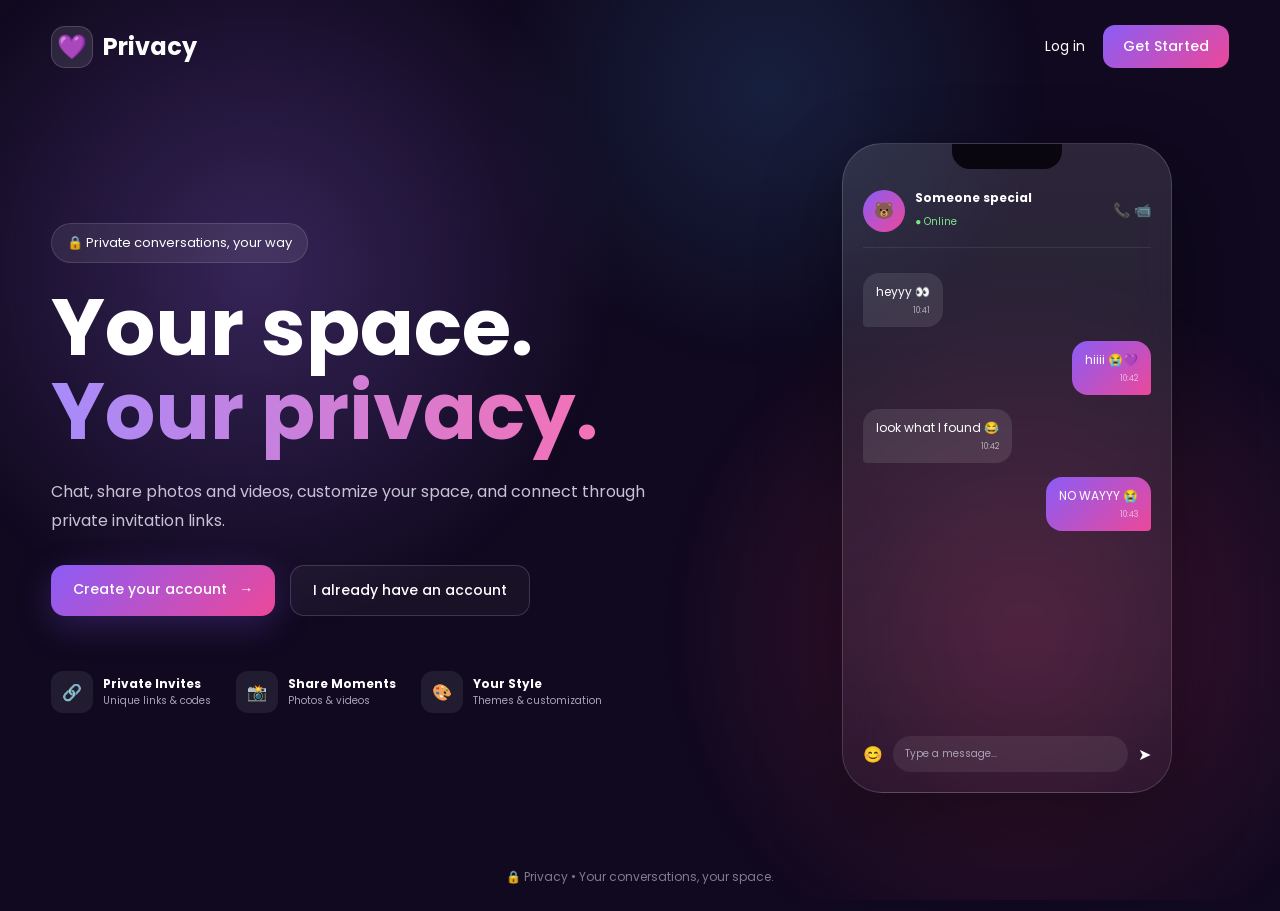
<file: index.html>
<!DOCTYPE html>
<html lang="en">
<head>
    <meta charset="UTF-8">
    <meta name="viewport" content="width=device-width, initial-scale=1.0">

    <title>Privacy — Your Space, Your Conversations</title>

    <link rel="stylesheet" href="css/style.css">

    <!-- Google Font -->
    <link rel="preconnect" href="https://fonts.googleapis.com">
    <link rel="preconnect" href="https://fonts.gstatic.com" crossorigin>

    <link href="https://fonts.googleapis.com/css2?family=Poppins:wght@400;500;600;700&display=swap" rel="stylesheet">
</head>

<body>

    <div class="background"></div>

    <nav>
        <div class="logo">
            <div class="logo-icon">💜</div>
            <span>Privacy</span>
        </div>

        <div class="nav-buttons">
            <a href="login.html" class="login-btn">Log in</a>
            <a href="signup.html" class="signup-btn">Get Started</a>
        </div>
    </nav>


    <main class="hero">

        <section class="hero-content">

            <div class="badge">
                🔒 Private conversations, your way
            </div>

            <h1>
                Your space.<br>
                <span>Your privacy.</span>
            </h1>

            <p>
                Chat, share photos and videos, customize your space,
                and connect through private invitation links.
            </p>

            <div class="hero-buttons">

                <a href="signup.html" class="primary-btn">
                    Create your account
                    <span>→</span>
                </a>

                <a href="login.html" class="secondary-btn">
                    I already have an account
                </a>

            </div>


            <div class="features-preview">

                <div class="feature">
                    <span>🔗</span>
                    <div>
                        <strong>Private Invites</strong>
                        <small>Unique links & codes</small>
                    </div>
                </div>

                <div class="feature">
                    <span>📸</span>
                    <div>
                        <strong>Share Moments</strong>
                        <small>Photos & videos</small>
                    </div>
                </div>

                <div class="feature">
                    <span>🎨</span>
                    <div>
                        <strong>Your Style</strong>
                        <small>Themes & customization</small>
                    </div>
                </div>

            </div>

        </section>


        <section class="phone-preview">

            <div class="phone">

                <div class="phone-top"></div>

                <div class="chat-header">

                    <div class="avatar">
                        🐻
                    </div>

                    <div class="user-info">
                        <strong>Someone special</strong>
                        <span>● Online</span>
                    </div>

                    <div class="chat-icons">
                        📞 📹
                    </div>

                </div>


                <div class="messages">

                    <div class="message received">
                        heyyy 👀
                        <small>10:41</small>
                    </div>

                    <div class="message sent">
                        hiiii 😭💜
                        <small>10:42</small>
                    </div>

                    <div class="message received">
                        look what I found 😂
                        <small>10:42</small>
                    </div>

                    <div class="message sent">
                        NO WAYYY 😭
                        <small>10:43</small>
                    </div>

                </div>


                <div class="message-input">

                    <span>😊</span>

                    <div class="fake-input">
                        Type a message...
                    </div>

                    <span>➤</span>

                </div>

            </div>

        </section>

    </main>


    <footer>
        <p>🔒 Privacy • Your conversations, your space.</p>
    </footer>

</body>
</html>
</file>
<file: css/style.css>
* {
    margin: 0;
    padding: 0;
    box-sizing: border-box;
}

body {
    font-family: "Poppins", sans-serif;
    min-height: 100vh;
    background: #10091f;
    color: white;
    overflow-x: hidden;
}


/* BACKGROUND */

.background {
    position: fixed;
    inset: 0;

    background:
        radial-gradient(circle at 20% 30%, rgba(126, 87, 194, 0.35), transparent 30%),
        radial-gradient(circle at 80% 70%, rgba(236, 64, 122, 0.25), transparent 30%),
        radial-gradient(circle at 60% 10%, rgba(66, 165, 245, 0.15), transparent 25%);

    z-index: -1;
}


/* NAVBAR */

nav {
    width: min(1200px, 92%);
    margin: auto;

    display: flex;
    align-items: center;
    justify-content: space-between;

    padding: 25px 0;
}

.logo {
    display: flex;
    align-items: center;
    gap: 10px;

    font-size: 24px;
    font-weight: 700;
}

.logo-icon {
    width: 42px;
    height: 42px;

    display: grid;
    place-items: center;

    background: rgba(255, 255, 255, 0.1);

    border: 1px solid rgba(255, 255, 255, 0.15);

    border-radius: 14px;
}

.nav-buttons {
    display: flex;
    align-items: center;
    gap: 18px;
}

.login-btn {
    color: white;
    text-decoration: none;
    font-size: 14px;
}

.signup-btn {
    text-decoration: none;
    color: white;

    background: linear-gradient(135deg, #8b5cf6, #ec4899);

    padding: 11px 20px;

    border-radius: 12px;

    font-size: 14px;
    font-weight: 500;
}


/* HERO */

.hero {
    width: min(1200px, 92%);
    margin: auto;

    min-height: 75vh;

    display: grid;
    grid-template-columns: 1.2fr 0.8fr;

    align-items: center;

    gap: 70px;

    padding: 50px 0;
}

.badge {
    display: inline-flex;

    background: rgba(255, 255, 255, 0.08);

    border: 1px solid rgba(255, 255, 255, 0.12);

    padding: 9px 15px;

    border-radius: 50px;

    font-size: 13px;

    margin-bottom: 22px;
}

.hero h1 {
    font-size: clamp(48px, 7vw, 80px);

    line-height: 1.05;

    margin-bottom: 25px;
}

.hero h1 span {
    background: linear-gradient(90deg, #a78bfa, #f472b6);

    -webkit-background-clip: text;
    background-clip: text;

    color: transparent;
}

.hero p {
    max-width: 600px;

    color: #c8c2d6;

    line-height: 1.8;

    font-size: 16px;

    margin-bottom: 30px;
}


/* BUTTONS */

.hero-buttons {
    display: flex;
    gap: 15px;
    flex-wrap: wrap;
}

.primary-btn,
.secondary-btn {
    text-decoration: none;

    padding: 14px 22px;

    border-radius: 14px;

    font-size: 14px;
    font-weight: 500;

    transition: 0.3s;
}

.primary-btn {
    color: white;

    background: linear-gradient(135deg, #8b5cf6, #ec4899);

    box-shadow: 0 10px 35px rgba(139, 92, 246, 0.25);
}

.primary-btn:hover {
    transform: translateY(-3px);
}

.primary-btn span {
    margin-left: 8px;
}

.secondary-btn {
    color: white;

    border: 1px solid rgba(255, 255, 255, 0.15);

    background: rgba(255, 255, 255, 0.04);
}

.secondary-btn:hover {
    background: rgba(255, 255, 255, 0.08);
}


/* FEATURES */

.features-preview {
    display: flex;

    gap: 25px;

    margin-top: 55px;

    flex-wrap: wrap;
}

.feature {
    display: flex;
    align-items: center;

    gap: 10px;
}

.feature > span {
    width: 42px;
    height: 42px;

    display: grid;
    place-items: center;

    background: rgba(255, 255, 255, 0.08);

    border-radius: 12px;
}

.feature strong,
.feature small {
    display: block;
}

.feature strong {
    font-size: 12px;
}

.feature small {
    color: #aaa2b9;
    font-size: 10px;
}


/* PHONE */

.phone-preview {
    display: flex;
    justify-content: center;
}

.phone {
    width: 330px;
    height: 650px;

    border-radius: 40px;

    padding: 20px;

    background:
        linear-gradient(
            180deg,
            rgba(255,255,255,0.12),
            rgba(255,255,255,0.04)
        );

    border: 1px solid rgba(255,255,255,0.15);

    backdrop-filter: blur(20px);

    box-shadow:
        0 30px 80px rgba(0,0,0,0.4);

    position: relative;
}

.phone-top {
    width: 110px;
    height: 25px;

    background: #090610;

    border-radius: 0 0 18px 18px;

    position: absolute;

    top: 0;
    left: 50%;

    transform: translateX(-50%);
}


/* CHAT HEADER */

.chat-header {
    margin-top: 25px;

    display: flex;
    align-items: center;

    gap: 10px;

    padding-bottom: 15px;

    border-bottom: 1px solid rgba(255,255,255,0.08);
}

.avatar {
    width: 42px;
    height: 42px;

    display: grid;
    place-items: center;

    background: linear-gradient(135deg, #8b5cf6, #ec4899);

    border-radius: 50%;
}

.user-info {
    flex: 1;
}

.user-info strong {
    display: block;
    font-size: 12px;
}

.user-info span {
    font-size: 10px;
    color: #7ee787;
}

.chat-icons {
    font-size: 14px;
}


/* MESSAGES */

.messages {
    padding-top: 25px;

    display: flex;
    flex-direction: column;

    gap: 14px;
}

.message {
    max-width: 75%;

    padding: 10px 13px;

    font-size: 12px;

    border-radius: 16px;

    position: relative;
}

.message small {
    display: block;

    font-size: 8px;

    opacity: 0.6;

    text-align: right;

    margin-top: 4px;
}

.received {
    align-self: flex-start;

    background: rgba(255,255,255,0.1);

    border-bottom-left-radius: 4px;
}

.sent {
    align-self: flex-end;

    background: linear-gradient(135deg, #8b5cf6, #ec4899);

    border-bottom-right-radius: 4px;
}


/* MESSAGE INPUT */

.message-input {
    position: absolute;

    bottom: 20px;
    left: 20px;
    right: 20px;

    display: flex;
    align-items: center;

    gap: 10px;
}

.fake-input {
    flex: 1;

    background: rgba(255,255,255,0.08);

    padding: 10px 12px;

    border-radius: 20px;

    font-size: 10px;

    color: #aaa2b9;
}


/* FOOTER */

footer {
    text-align: center;

    padding: 25px;

    color: #817a90;

    font-size: 12px;
}


/* RESPONSIVE */

@media (max-width: 850px) {

    .hero {
        grid-template-columns: 1fr;

        text-align: center;

        padding-top: 30px;
    }

    .hero-content {
        display: flex;
        flex-direction: column;
        align-items: center;
    }

    .features-preview {
        justify-content: center;
    }

    .phone-preview {
        margin-top: 30px;
    }
}

@media (max-width: 500px) {

    nav {
        padding: 18px 0;
    }

    .signup-btn {
        padding: 9px 13px;
    }

    .phone {
        transform: scale(0.9);
        margin-top: -30px;
        margin-bottom: -30px;
    }

    .hero h1 {
        font-size: 48px;
    }
}
</file>
